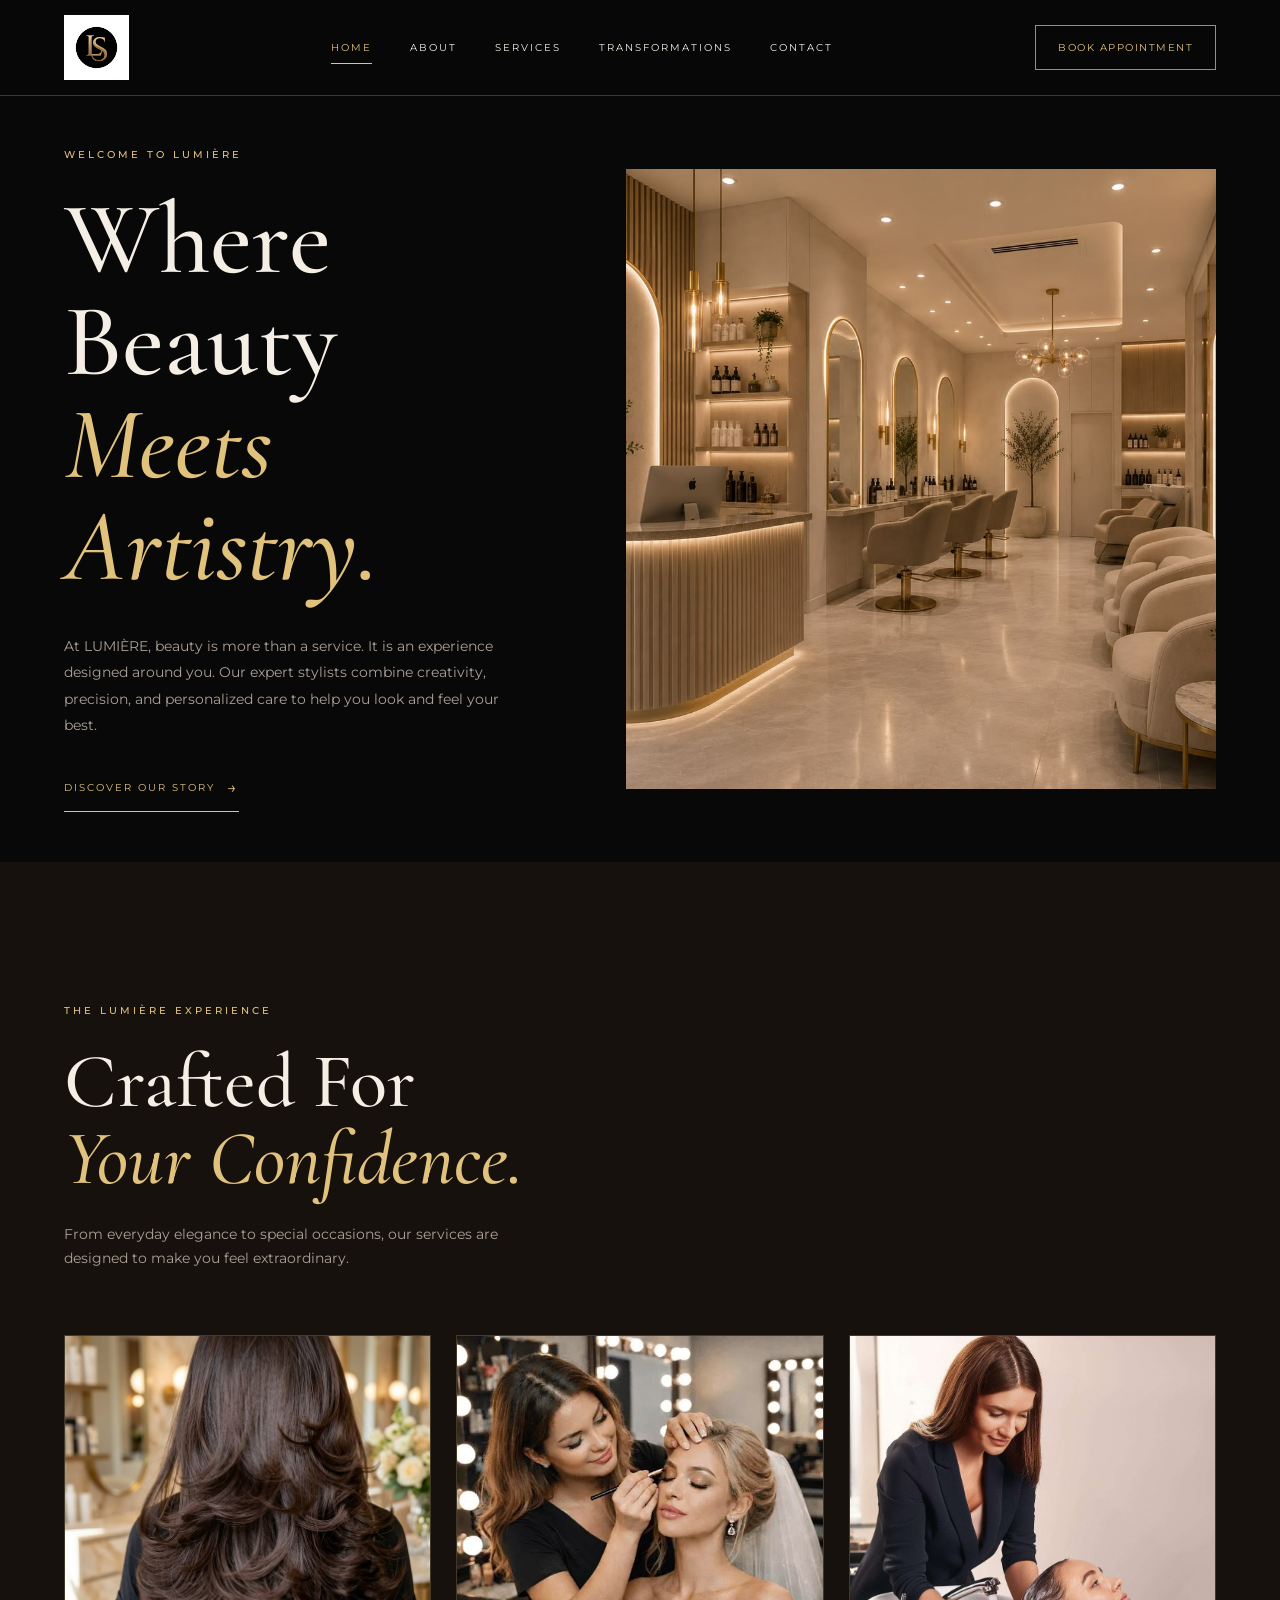
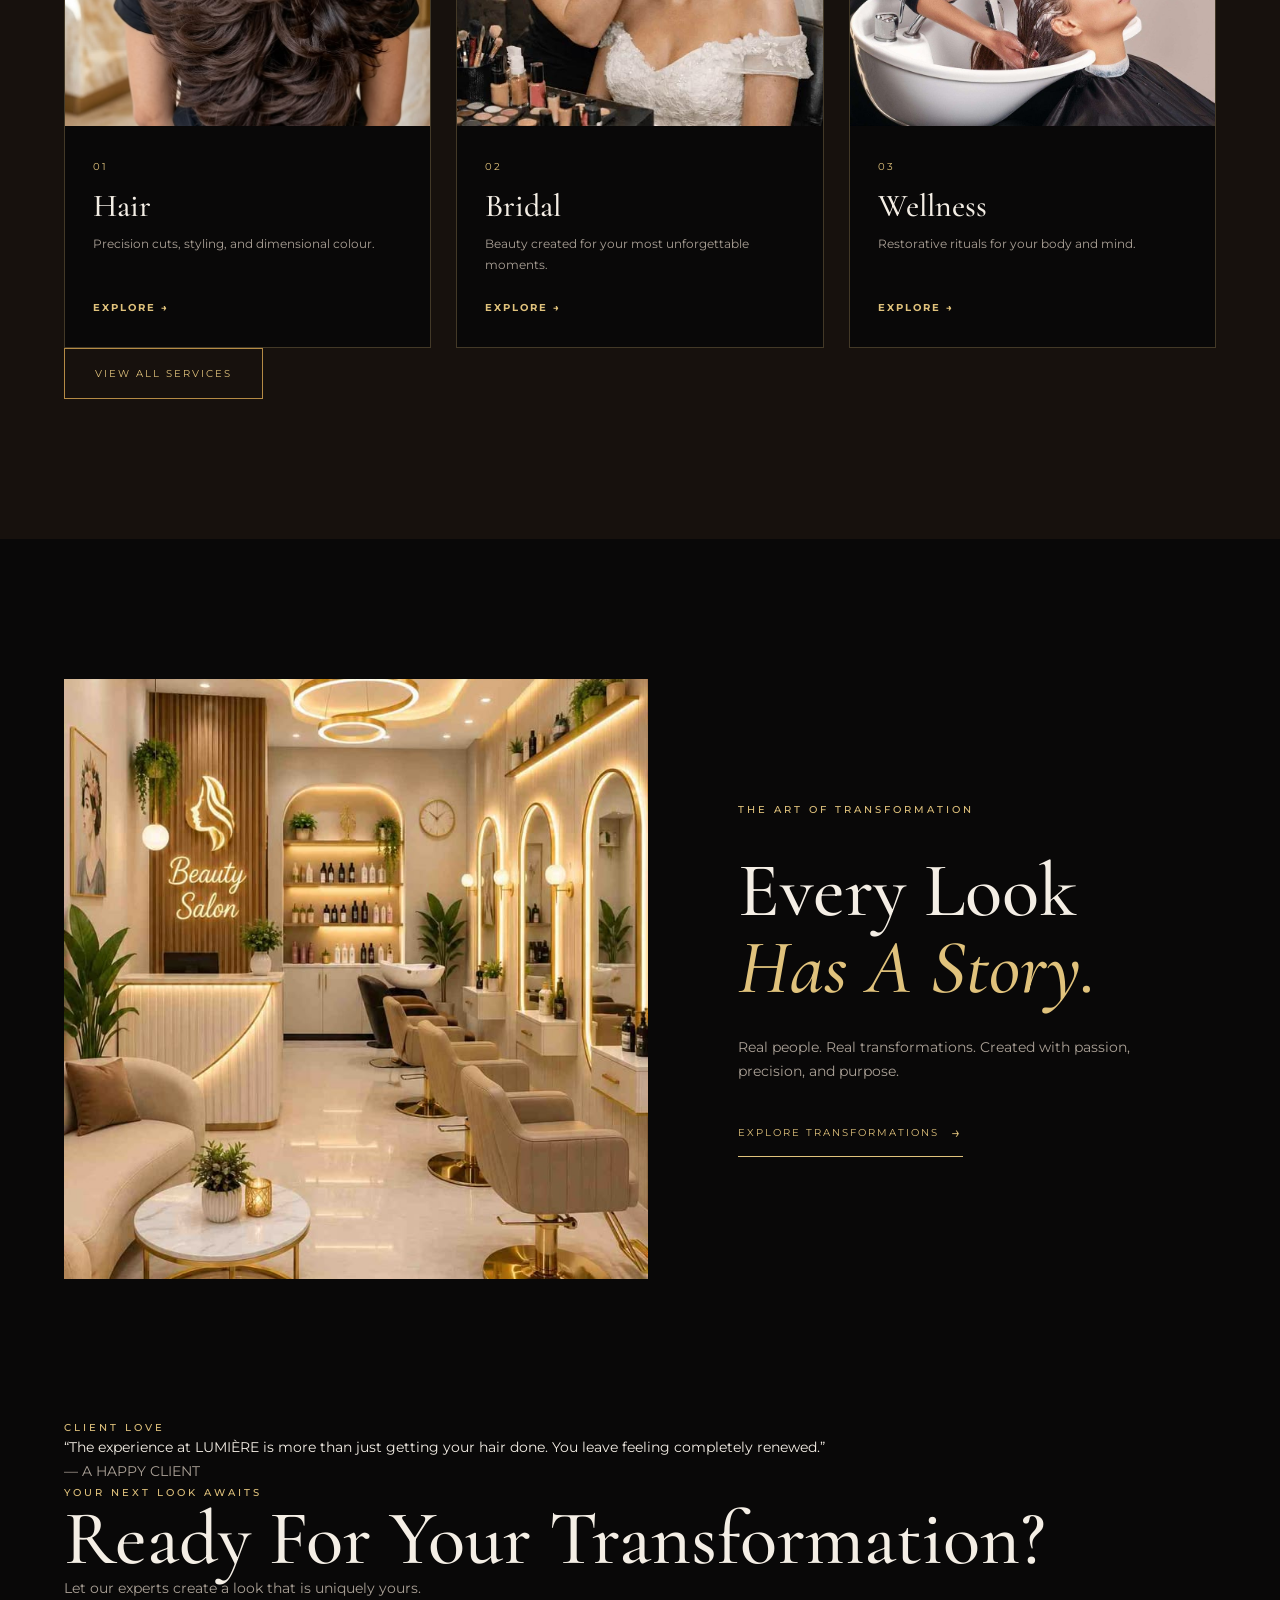
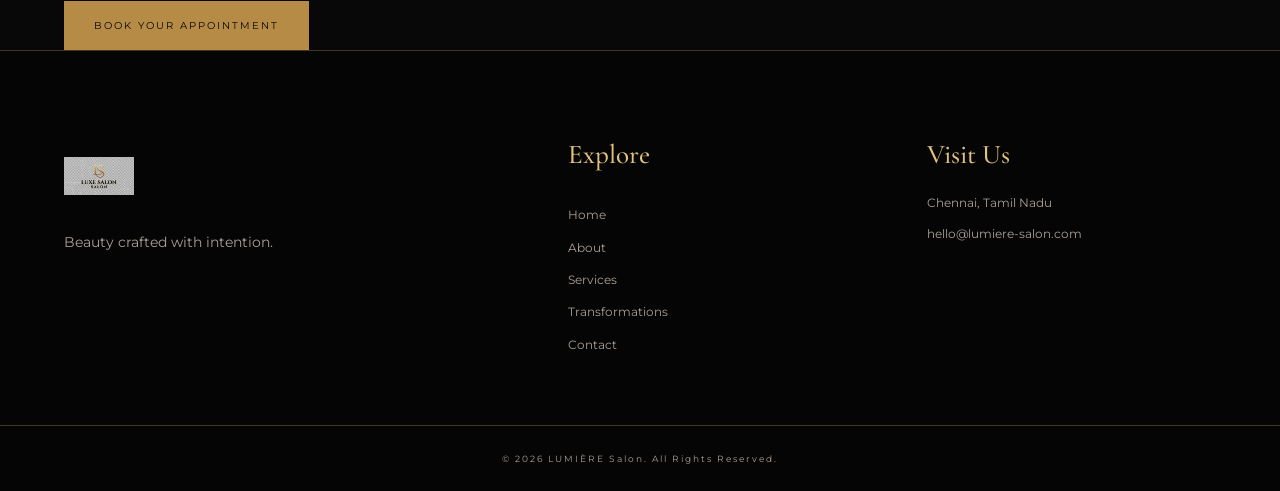
<file: index.html>
<!DOCTYPE html>
<html lang="en">

<head>

    <meta charset="UTF-8">

    <meta name="viewport" content="width=device-width, initial-scale=1.0">

    <title>LUMIÈRE | Luxury Salon</title>

    <link rel="icon" href="images/favicon.jpg">

    <link rel="stylesheet" href="style.css">

    <link rel="stylesheet" href="responsive.css">

</head>


<body>


    <!-- ================= HEADER ================= -->

    <header class="header">

        <div class="container navbar">


            <a href="index.html" class="logo">

                <img
                    src="images/favicon.jpg"
                    alt="LUMIÈRE Salon Logo"
                >

            </a>


            <nav class="nav-menu">

                <a
                    href="index.html"
                    class="active"
                >
                    Home
                </a>


                <a href="about.html">
                    About
                </a>


                <a href="services.html">
                    Services
                </a>


                <a href="transformations.html">
                    Transformations
                </a>


                <a href="contact.html">
                    Contact
                </a>

            </nav>


            <a
                href="contact.html"
                class="nav-button"
            >
                Book Appointment
            </a>


            <button
                class="menu-toggle"
                id="menuToggle"
            >
                ☰
            </button>


        </div>

    </header>



    <!-- ================= MAIN ================= -->

    <main>


        <!-- ================= HERO SECTION ================= -->

        <section class="home-hero">


            <div class="container home-hero-grid">


                <!-- LEFT CONTENT -->

                <div class="home-hero-content">


                    <p class="section-label">

                        WELCOME TO LUMIÈRE

                    </p>


                    <h1>

                        Where Beauty

                        <span>
                            Meets Artistry.
                        </span>

                    </h1>


                    <p class="home-hero-description">

                        At LUMIÈRE, beauty is more than a service.
                        It is an experience designed around you.

                        Our expert stylists combine creativity,
                        precision, and personalized care to help
                        you look and feel your best.

                    </p>


                    <a
                        href="about.html"
                        class="text-link"
                    >

                        Discover Our Story

                        <span>
                            →
                        </span>

                    </a>


                </div>



                <!-- RIGHT IMAGE -->

                <div class="home-hero-image">


                    <img
                        src="images/hero.jpg"
                        alt="Luxury LUMIÈRE Salon Interior"
                    >


                </div>


            </div>


        </section>



        <!-- ================= SERVICES SECTION ================= -->

        <section class="home-services">


            <div class="container">


                <!-- SECTION HEADING -->

                <div class="home-services-heading">


                    <p class="section-label">

                        THE LUMIÈRE EXPERIENCE

                    </p>


                    <h2>

                        Crafted For

                        <span>
                            Your Confidence.
                        </span>

                    </h2>


                    <p>

                        From everyday elegance to special occasions,
                        our services are designed to make you feel
                        extraordinary.

                    </p>


                </div>



                <!-- SERVICE CARDS -->

                <div class="service-cards">


                    <!-- HAIR -->

                    <a
                        href="services.html"
                        class="service-card"
                    >


                        <div class="service-card-image">


                            <img
                                src="images/service-haircut.jpg"
                                alt="Haircut and Hair Styling"
                            >


                        </div>


                        <div class="service-card-content">


                            <span>
                                01
                            </span>


                            <h3>
                                Hair
                            </h3>


                            <p>

                                Precision cuts,
                                styling, and
                                dimensional colour.

                            </p>


                            <strong>

                                Explore
                                →

                            </strong>


                        </div>


                    </a>



                    <!-- BRIDAL -->

                    <a
                        href="services.html"
                        class="service-card"
                    >


                        <div class="service-card-image">


                            <img
                                src="images/service-bridal.jpg"
                                alt="Bridal Beauty"
                            >


                        </div>


                        <div class="service-card-content">


                            <span>
                                02
                            </span>


                            <h3>
                                Bridal
                            </h3>


                            <p>

                                Beauty created
                                for your most
                                unforgettable moments.

                            </p>


                            <strong>

                                Explore
                                →

                            </strong>


                        </div>


                    </a>



                    <!-- WELLNESS -->

                    <a
                        href="services.html"
                        class="service-card"
                    >


                        <div class="service-card-image">


                            <img
                                src="images/service-spa.jpg"
                                alt="Spa and Wellness"
                            >


                        </div>


                        <div class="service-card-content">


                            <span>
                                03
                            </span>


                            <h3>
                                Wellness
                            </h3>


                            <p>

                                Restorative rituals
                                for your body
                                and mind.

                            </p>


                            <strong>

                                Explore
                                →

                            </strong>


                        </div>


                    </a>


                </div>



                <!-- VIEW ALL SERVICES -->

                <div class="center-button">


                    <a
                        href="services.html"
                        class="outline-button"
                    >

                        View All Services

                    </a>


                </div>


            </div>


        </section>



        <!-- ================= TRANSFORMATIONS SECTION ================= -->

        <section class="home-transformation">


            <div class="container transformation-preview-grid">


                <!-- IMAGE -->

                <div class="transformation-preview-image">


                    <img
                        src="images/gallery1.jpg"
                        alt="LUMIÈRE Beauty Transformation"
                    >


                </div>



                <!-- CONTENT -->

                <div class="transformation-preview-content">


                    <p class="section-label">

                        THE ART OF TRANSFORMATION

                    </p>


                    <h2>

                        Every Look

                        <span>
                            Has A Story.
                        </span>

                    </h2>


                    <p>

                        Real people.
                        Real transformations.

                        Created with passion,
                        precision, and purpose.

                    </p>


                    <a
                        href="transformations.html"
                        class="text-link"
                    >

                        Explore Transformations

                        <span>
                            →
                        </span>

                    </a>


                </div>


            </div>


        </section>



        <!-- ================= CLIENT TESTIMONIAL ================= -->

        <section class="testimonial-section">


            <div class="container testimonial-content">


                <p class="section-label">

                    CLIENT LOVE

                </p>


                <blockquote>

                    “The experience at LUMIÈRE is more than
                    just getting your hair done. You leave
                    feeling completely renewed.”

                </blockquote>


                <p class="testimonial-name">

                    — A HAPPY CLIENT

                </p>


            </div>


        </section>



        <!-- ================= CTA ================= -->

        <section class="cta-section">


            <div class="container cta-content">


                <p class="section-label">

                    YOUR NEXT LOOK AWAITS

                </p>


                <h2>

                    Ready For Your

                    <span>
                        Transformation?
                    </span>

                </h2>


                <p>

                    Let our experts create a look
                    that is uniquely yours.

                </p>


                <a
                    href="contact.html"
                    class="primary-button"
                >

                    Book Your Appointment

                </a>


            </div>


        </section>


    </main>



    <!-- ================= FOOTER ================= -->

    <footer class="footer">


        <div class="container footer-grid">


            <!-- BRAND -->

            <div class="footer-brand">


                <img
                    src="images/logo.jpg"
                    alt="LUMIÈRE Salon Logo"
                >


                <p>

                    Beauty crafted
                    with intention.

                </p>


            </div>



            <!-- LINKS -->

            <div class="footer-links">


                <h3>
                    Explore
                </h3>


                <a href="index.html">
                    Home
                </a>


                <a href="about.html">
                    About
                </a>


                <a href="services.html">
                    Services
                </a>


                <a href="transformations.html">
                    Transformations
                </a>


                <a href="contact.html">
                    Contact
                </a>


            </div>



            <!-- CONTACT -->

            <div class="footer-contact">


                <h3>
                    Visit Us
                </h3>


                <p>

                    Chennai,
                    Tamil Nadu

                </p>


                <p>

                    hello@lumiere-salon.com

                </p>


            </div>


        </div>



        <!-- COPYRIGHT -->

        <div class="footer-bottom">


            <p>

                © 2026 LUMIÈRE Salon.
                All Rights Reserved.

            </p>


        </div>


    </footer>



    <!-- ================= JAVASCRIPT ================= -->

    <!-- main.js is in the same folder as index.html -->

    <script src="main.js"></script>


</body>

</html>
</file>
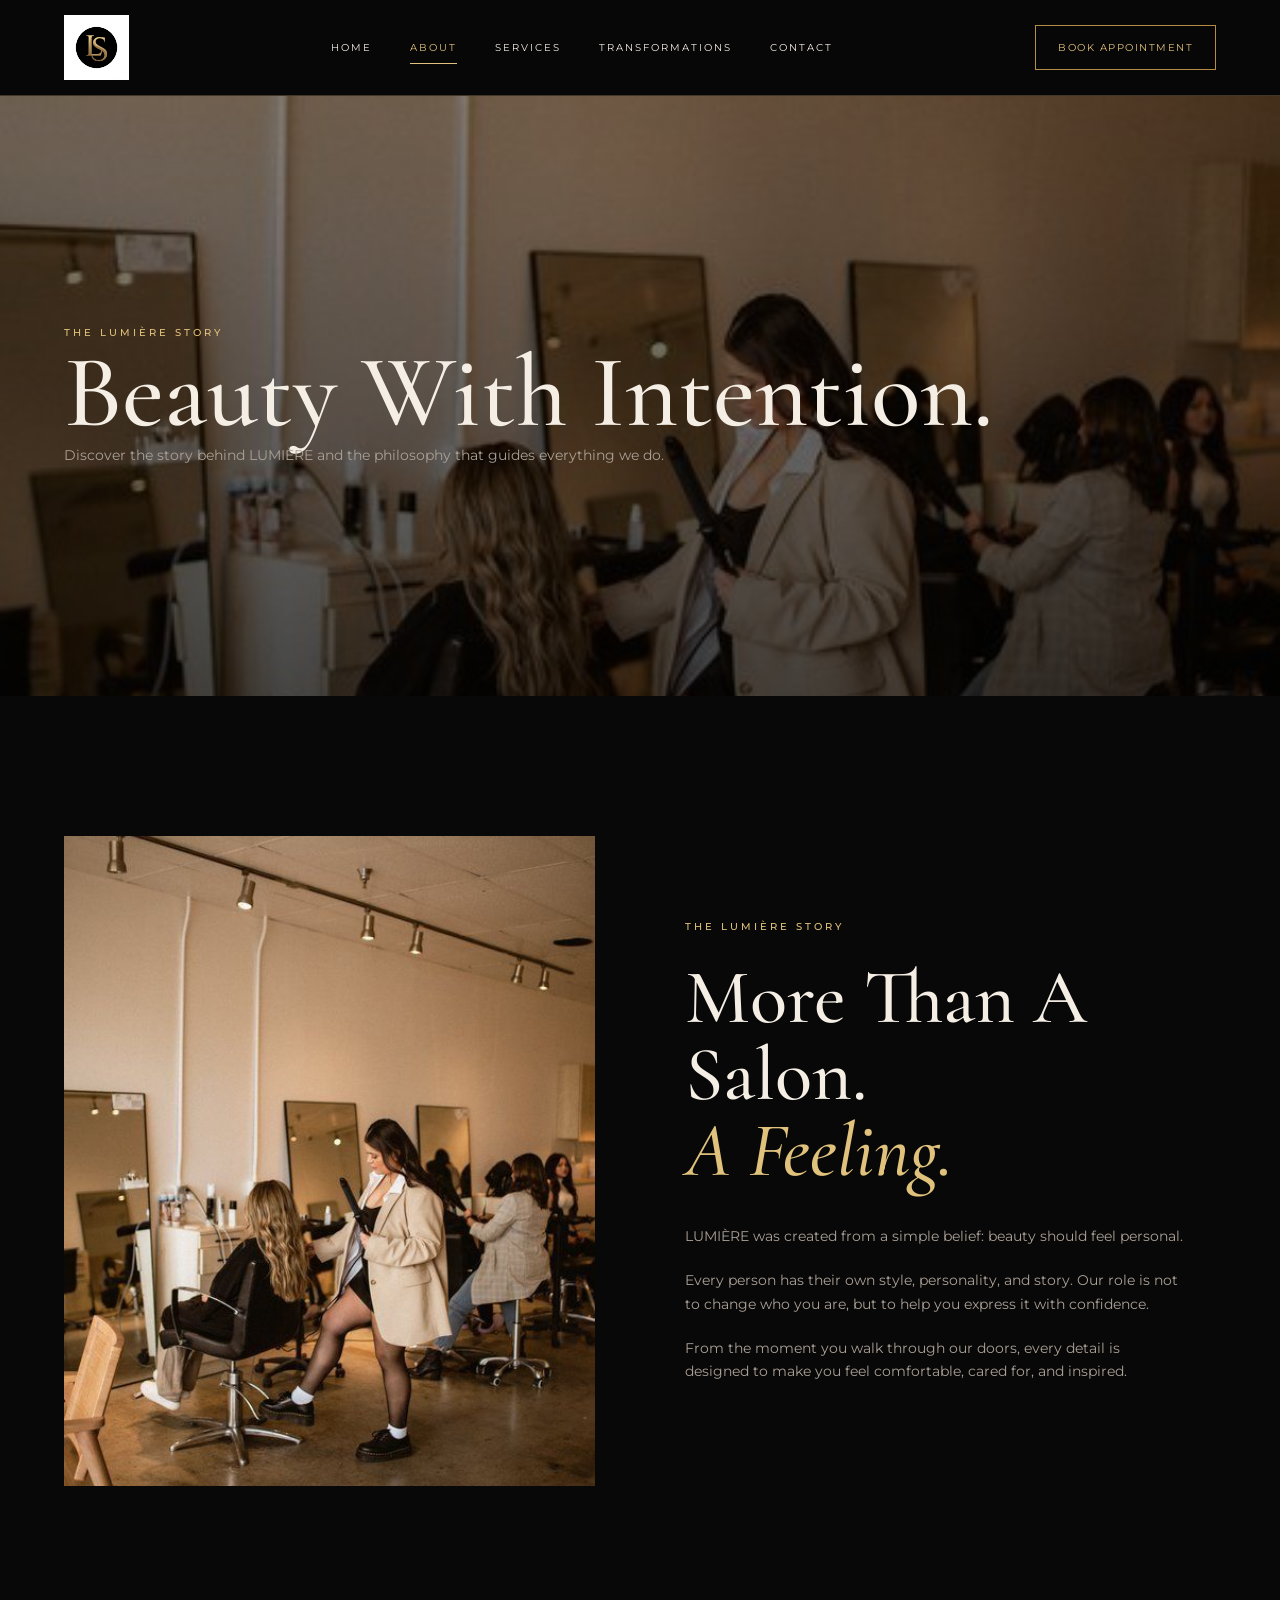
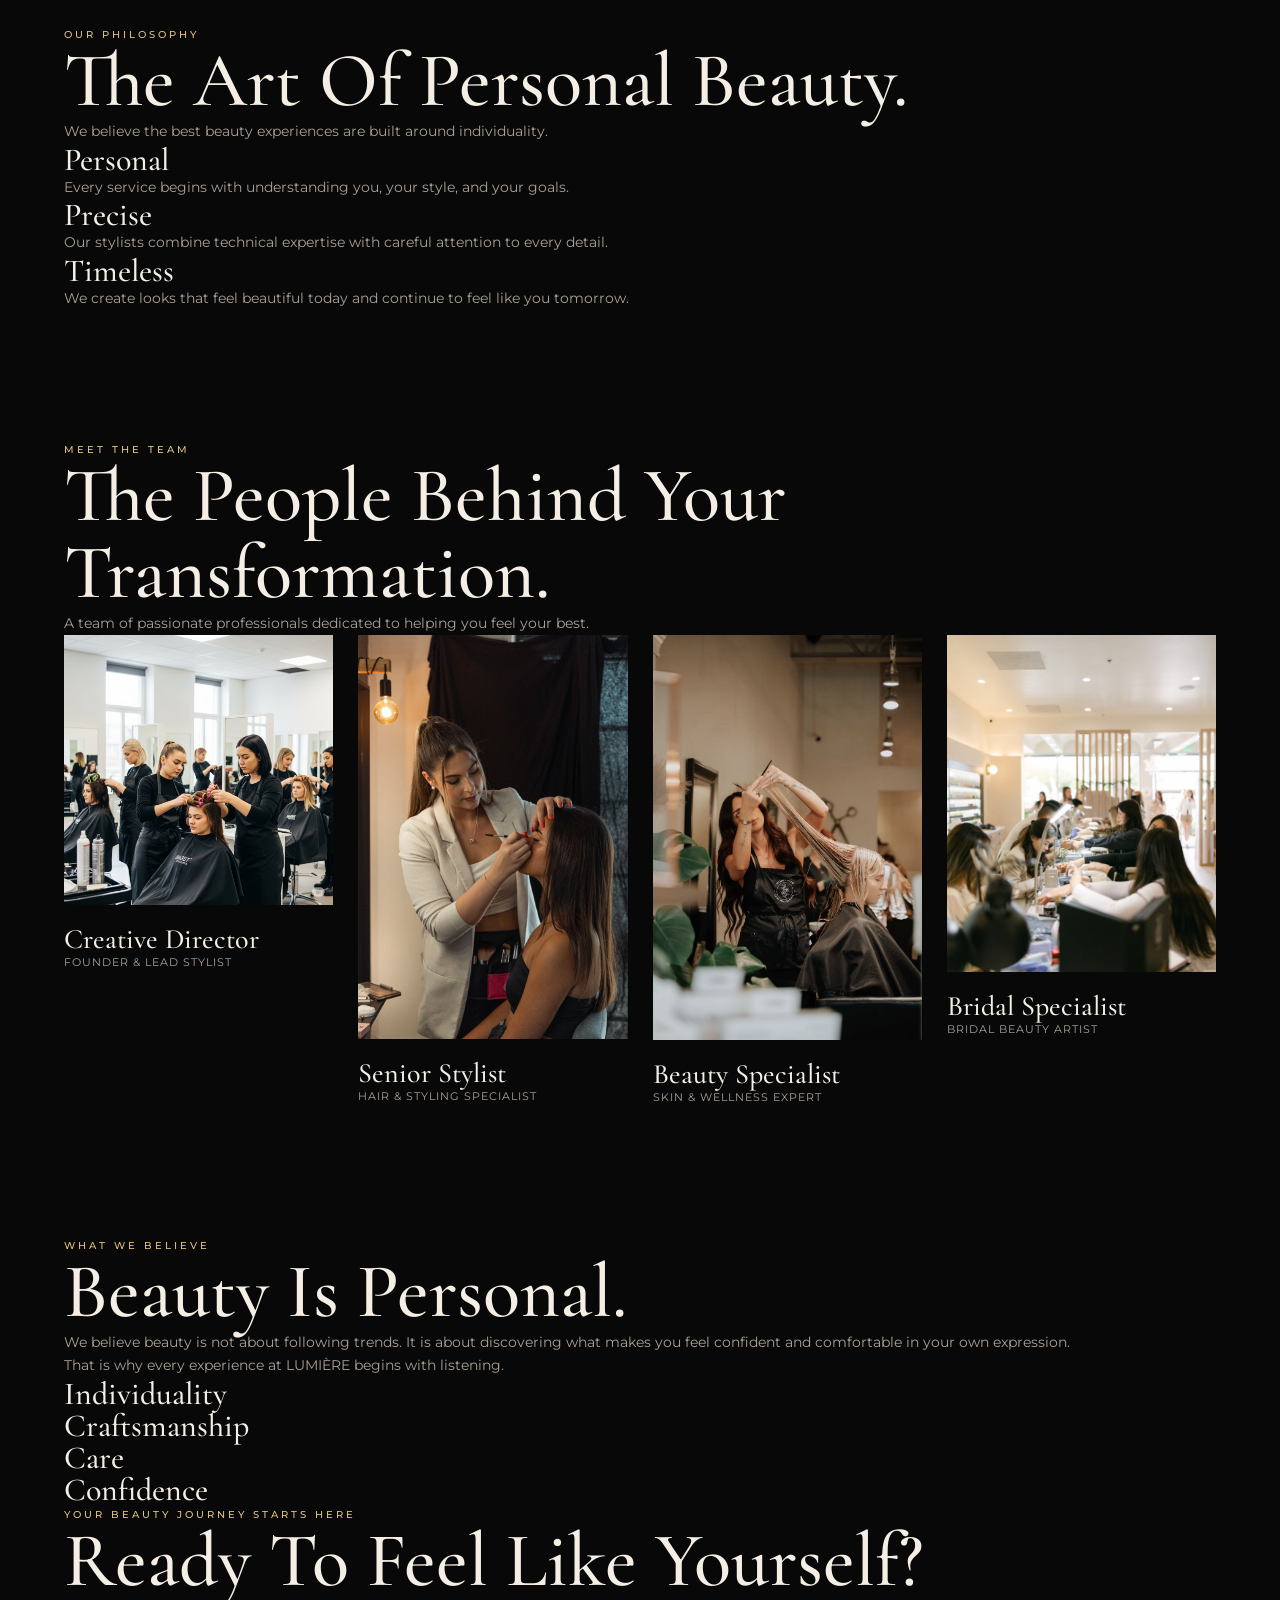
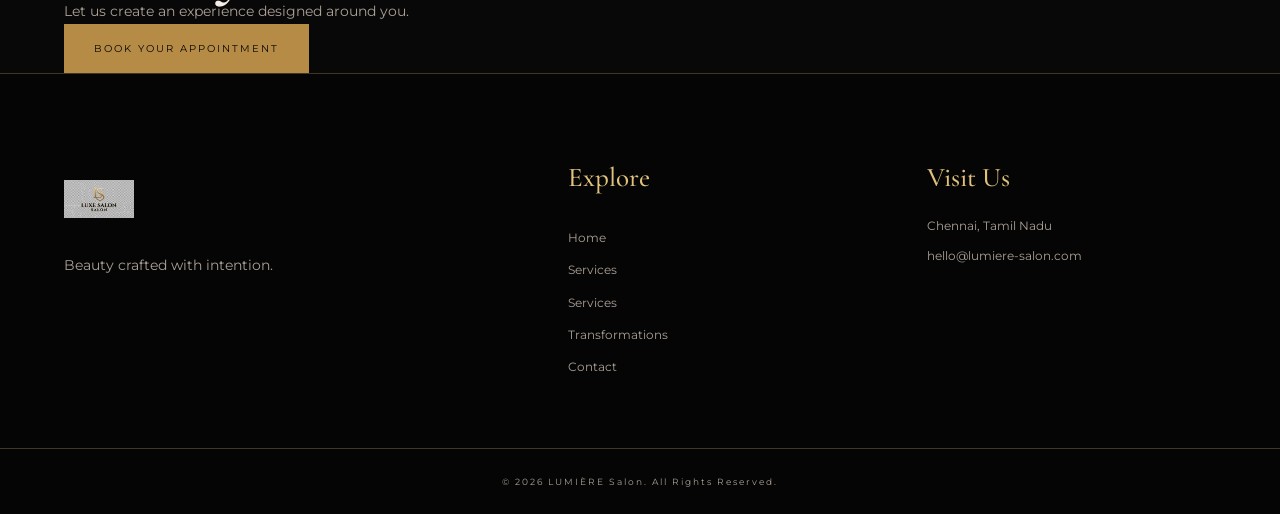
<file: about.html>
<!DOCTYPE html>
<html lang="en">

<head>

    <meta charset="UTF-8">

    <meta name="viewport" content="width=device-width, initial-scale=1.0">

    <title>About | LUMIÈRE Salon</title>

    <link rel="icon" href="images/favicon.jpg">

    <link rel="stylesheet" href="style.css">

    <link rel="stylesheet" href="responsive.css">

</head>


<body>


    <!-- ================= HEADER ================= -->

    <header class="header">

        <div class="container navbar">


            <a href="index.html" class="logo">

                <img
                    src="images/favicon.jpg"
                    alt="LUMIÈRE Salon Logo"
                >

            </a>


            <nav class="nav-menu">

                <a href="index.html">
                    Home
                </a>


                <a
                    href="about.html"
                    class="active"
                >
                    About
                </a>


                <a href="services.html">
                    Services
                </a>


                <a href="transformations.html">
                    Transformations
                </a>


                <a href="contact.html">
                    Contact
                </a>

            </nav>


            <a
                href="contact.html"
                class="nav-button"
            >
                Book Appointment
            </a>


            <button
                class="menu-toggle"
                id="menuToggle"
            >
                ☰
            </button>


        </div>

    </header>



    <!-- ================= MAIN ================= -->

    <main>


        <!-- ================= ABOUT HERO ================= -->

        <section class="about-hero">


            <div class="container about-hero-content">


                <p class="section-label">

                    THE LUMIÈRE STORY

                </p>


                <h1>

                    Beauty With

                    <span>
                        Intention.
                    </span>

                </h1>


                <p>

                    Discover the story behind LUMIÈRE
                    and the philosophy that guides
                    everything we do.

                </p>


            </div>


        </section>



        <!-- ================= OUR STORY ================= -->

        <section class="about-story">


            <div class="container about-story-grid">


                <div class="about-story-image">


                    <img
                        src="images/about.jpg"
                        alt="LUMIÈRE stylist providing a beauty service"
                    >


                </div>



                <div class="about-story-content">


                    <p class="section-label">

                        THE LUMIÈRE STORY

                    </p>


                    <h2>

                        More Than A Salon.

                        <span>
                            A Feeling.
                        </span>

                    </h2>


                    <p>

                        LUMIÈRE was created from a simple
                        belief: beauty should feel personal.

                    </p>


                    <p>

                        Every person has their own style,
                        personality, and story. Our role is
                        not to change who you are, but to help
                        you express it with confidence.

                    </p>


                    <p>

                        From the moment you walk through
                        our doors, every detail is designed
                        to make you feel comfortable,
                        cared for, and inspired.

                    </p>


                </div>


            </div>


        </section>



        <!-- ================= PHILOSOPHY ================= -->

        <section class="about-philosophy">


            <div class="container">


                <div class="about-philosophy-heading">


                    <p class="section-label">

                        OUR PHILOSOPHY

                    </p>


                    <h2>

                        The Art Of

                        <span>
                            Personal Beauty.
                        </span>

                    </h2>


                    <p>

                        We believe the best beauty
                        experiences are built around
                        individuality.

                    </p>


                </div>



                <div class="philosophy-content">


                    <div class="philosophy-item">


                        <h3>
                            Personal
                        </h3>


                        <p>

                            Every service begins with
                            understanding you, your style,
                            and your goals.

                        </p>


                    </div>



                    <div class="philosophy-item">


                        <h3>
                            Precise
                        </h3>


                        <p>

                            Our stylists combine technical
                            expertise with careful attention
                            to every detail.

                        </p>


                    </div>



                    <div class="philosophy-item">


                        <h3>
                            Timeless
                        </h3>


                        <p>

                            We create looks that feel
                            beautiful today and continue
                            to feel like you tomorrow.

                        </p>


                    </div>


                </div>


            </div>


        </section>



        <!-- ================= TEAM ================= -->

        <section class="team-section">


            <div class="container">


                <div class="section-heading">


                    <p class="section-label">

                        MEET THE TEAM

                    </p>


                    <h2>

                        The People Behind

                        <span>
                            Your Transformation.
                        </span>

                    </h2>


                    <p>

                        A team of passionate professionals
                        dedicated to helping you feel your best.

                    </p>


                </div>



                <div class="team-grid">


                    <div class="team-member">


                        <div class="team-image">


                            <img
                                src="images/team1.jpg"
                                alt="Creative Director"
                            >


                        </div>


                        <h3>
                            Creative Director
                        </h3>


                        <p>
                            Founder & Lead Stylist
                        </p>


                    </div>



                    <div class="team-member">


                        <div class="team-image">


                            <img
                                src="images/team2.jpg"
                                alt="Senior Stylist"
                            >


                        </div>


                        <h3>
                            Senior Stylist
                        </h3>


                        <p>
                            Hair & Styling Specialist
                        </p>


                    </div>



                    <div class="team-member">


                        <div class="team-image">


                            <img
                                src="images/team3.jpg"
                                alt="Beauty Specialist"
                            >


                        </div>


                        <h3>
                            Beauty Specialist
                        </h3>


                        <p>
                            Skin & Wellness Expert
                        </p>


                    </div>



                    <div class="team-member">


                        <div class="team-image">


                            <img
                                src="images/team4.jpg"
                                alt="Bridal Specialist"
                            >


                        </div>


                        <h3>
                            Bridal Specialist
                        </h3>


                        <p>
                            Bridal Beauty Artist
                        </p>


                    </div>


                </div>


            </div>


        </section>



        <!-- ================= BELIEFS ================= -->

        <section class="beliefs-section">


            <div class="container beliefs-grid">


                <div class="beliefs-content">


                    <p class="section-label">

                        WHAT WE BELIEVE

                    </p>


                    <h2>

                        Beauty Is

                        <span>
                            Personal.
                        </span>

                    </h2>


                    <p>

                        We believe beauty is not about
                        following trends. It is about
                        discovering what makes you feel
                        confident and comfortable in your
                        own expression.

                    </p>


                    <p>

                        That is why every experience at
                        LUMIÈRE begins with listening.

                    </p>


                </div>



                <div class="beliefs-list">


                    <div class="belief-item">

                        <h3>
                            Individuality
                        </h3>

                    </div>


                    <div class="belief-item">

                        <h3>
                            Craftsmanship
                        </h3>

                    </div>


                    <div class="belief-item">

                        <h3>
                            Care
                        </h3>

                    </div>


                    <div class="belief-item">

                        <h3>
                            Confidence
                        </h3>

                    </div>


                </div>


            </div>


        </section>



        <!-- ================= CTA ================= -->

        <section class="cta-section">


            <div class="container cta-content">


                <p class="section-label">

                    YOUR BEAUTY JOURNEY STARTS HERE

                </p>


                <h2>

                    Ready To Feel

                    <span>
                        Like Yourself?
                    </span>

                </h2>


                <p>

                    Let us create an experience
                    designed around you.

                </p>


                <a
                    href="contact.html"
                    class="primary-button"
                >

                    Book Your Appointment

                </a>


            </div>


        </section>


    </main>



    <!-- ================= FOOTER ================= -->

    <footer class="footer">


        <div class="container footer-grid">


            <div class="footer-brand">


                <img
                    src="images/logo.jpg"
                    alt="LUMIÈRE Salon Logo"
                >


                <p>

                    Beauty crafted
                    with intention.

                </p>


            </div>


            <div class="footer-links">


                <h3>
                    Explore
                </h3>


                <a href="index.html">
                    Home
                </a>


                <a href="about.html">
                    Services
                </a>


                <a href="services.html">
                    Services
                </a>


                <a href="transformations.html">
                    Transformations
                </a>


                <a href="contact.html">
                    Contact
                </a>


            </div>


            <div class="footer-contact">


                <h3>
                    Visit Us
                </h3>


                <p>
                    Chennai, Tamil Nadu
                </p>


                <p>
                    hello@lumiere-salon.com
                </p>


            </div>


        </div>


        <div class="footer-bottom">


            <p>

                © 2026 LUMIÈRE Salon.
                All Rights Reserved.

            </p>


        </div>


    </footer>



    <script src="main.js"></script>


</body>

</html>
</file>
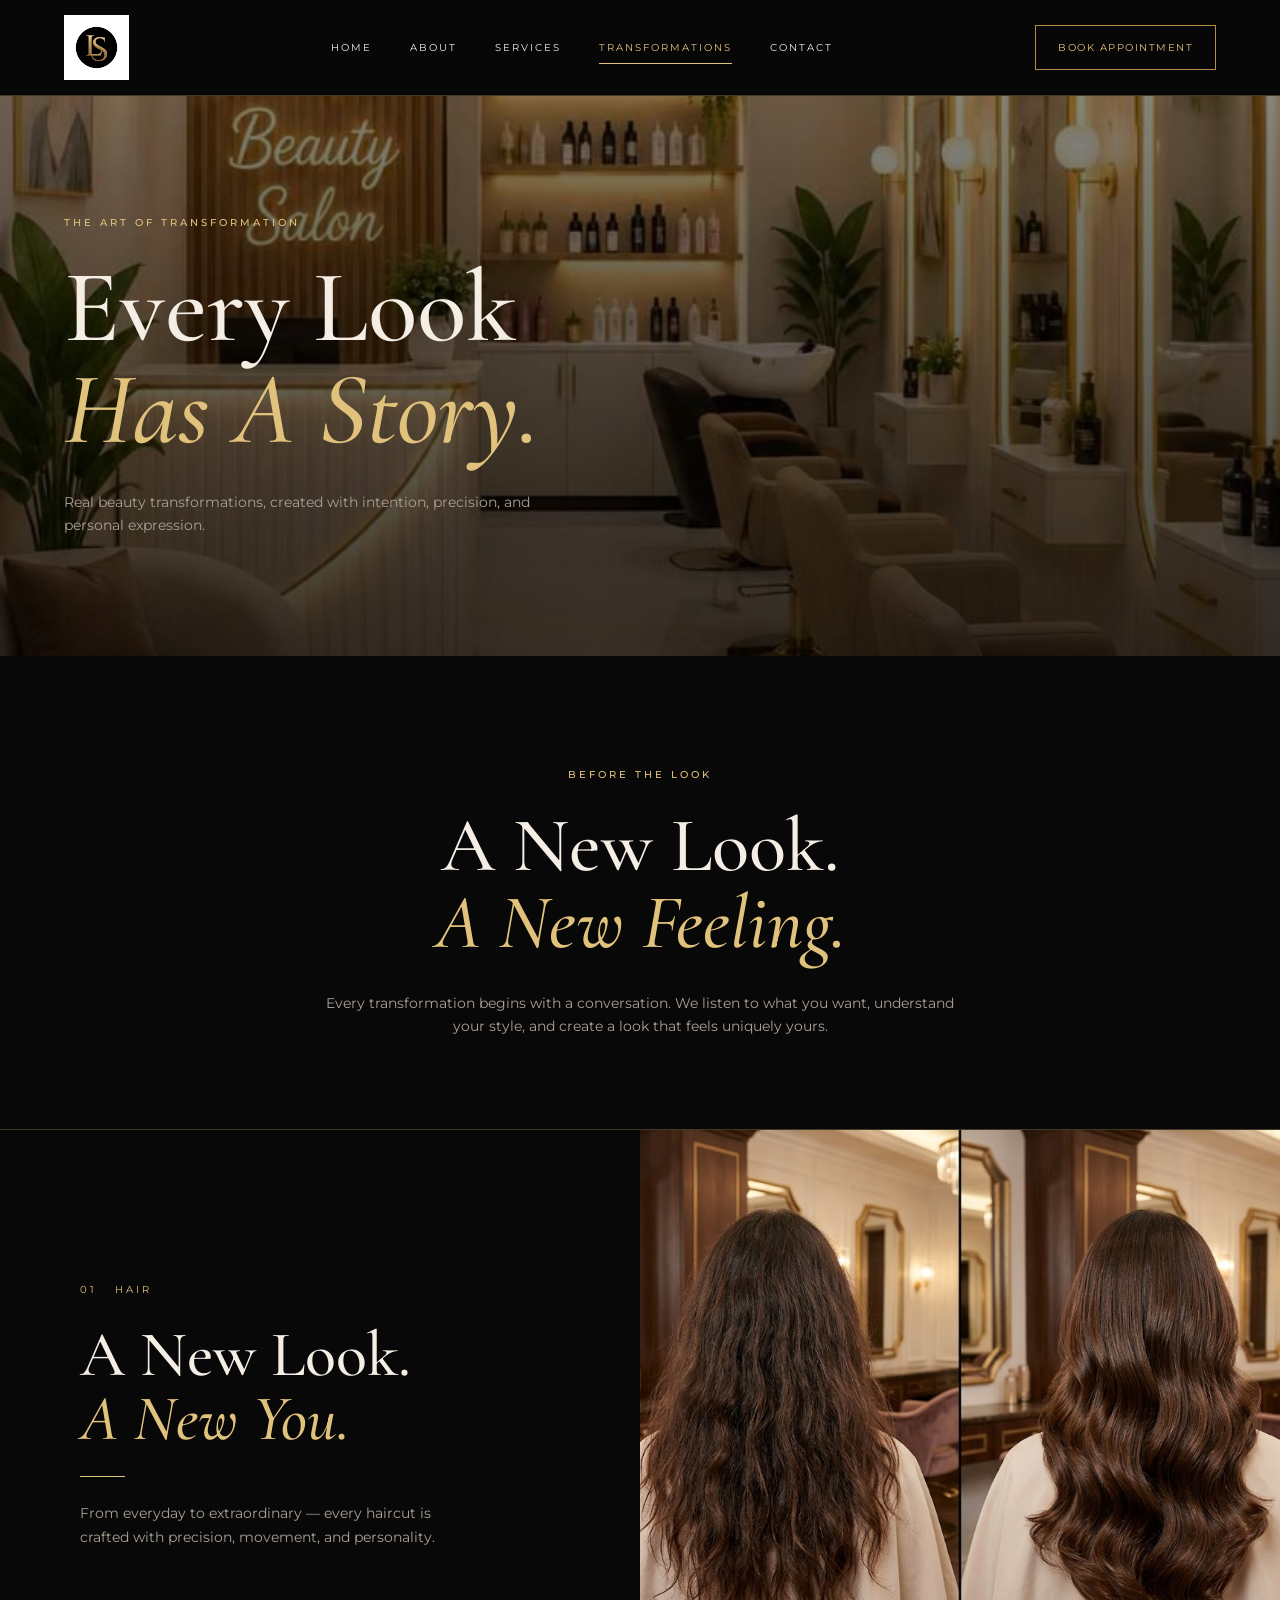
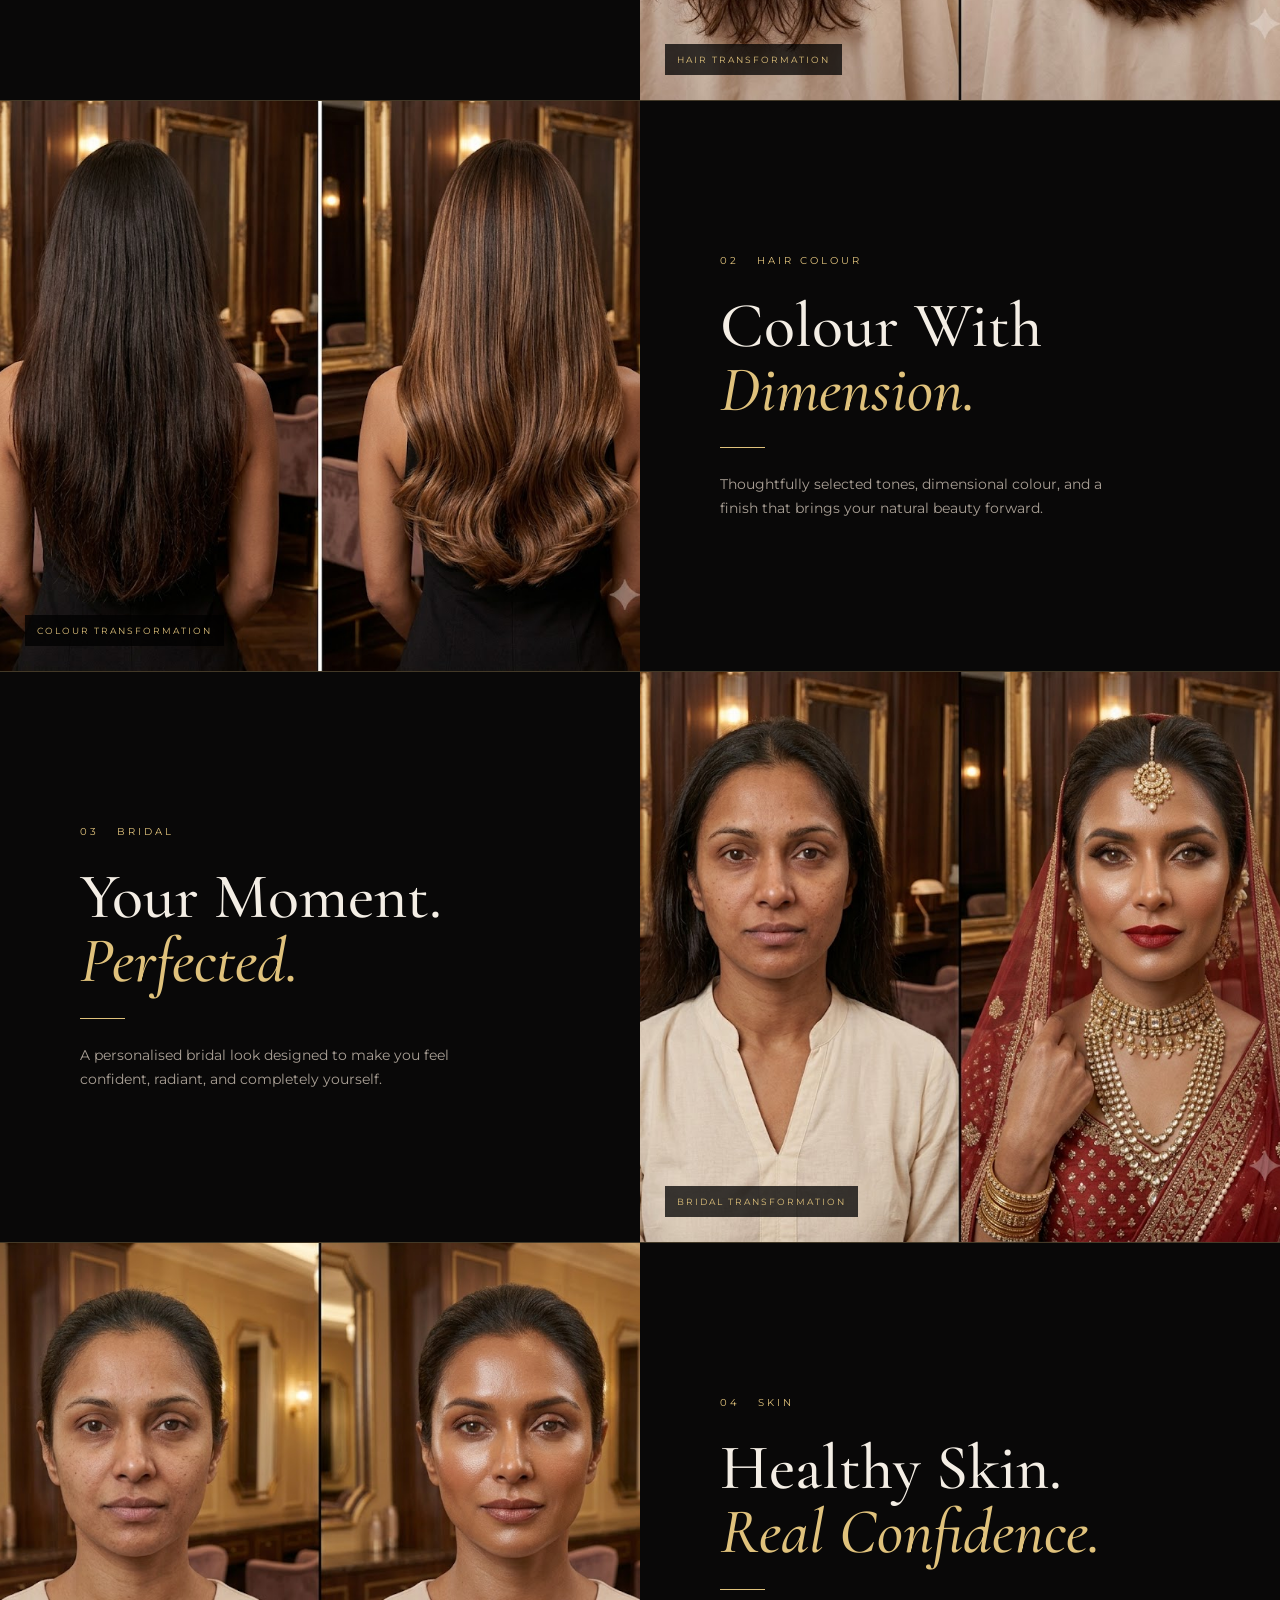
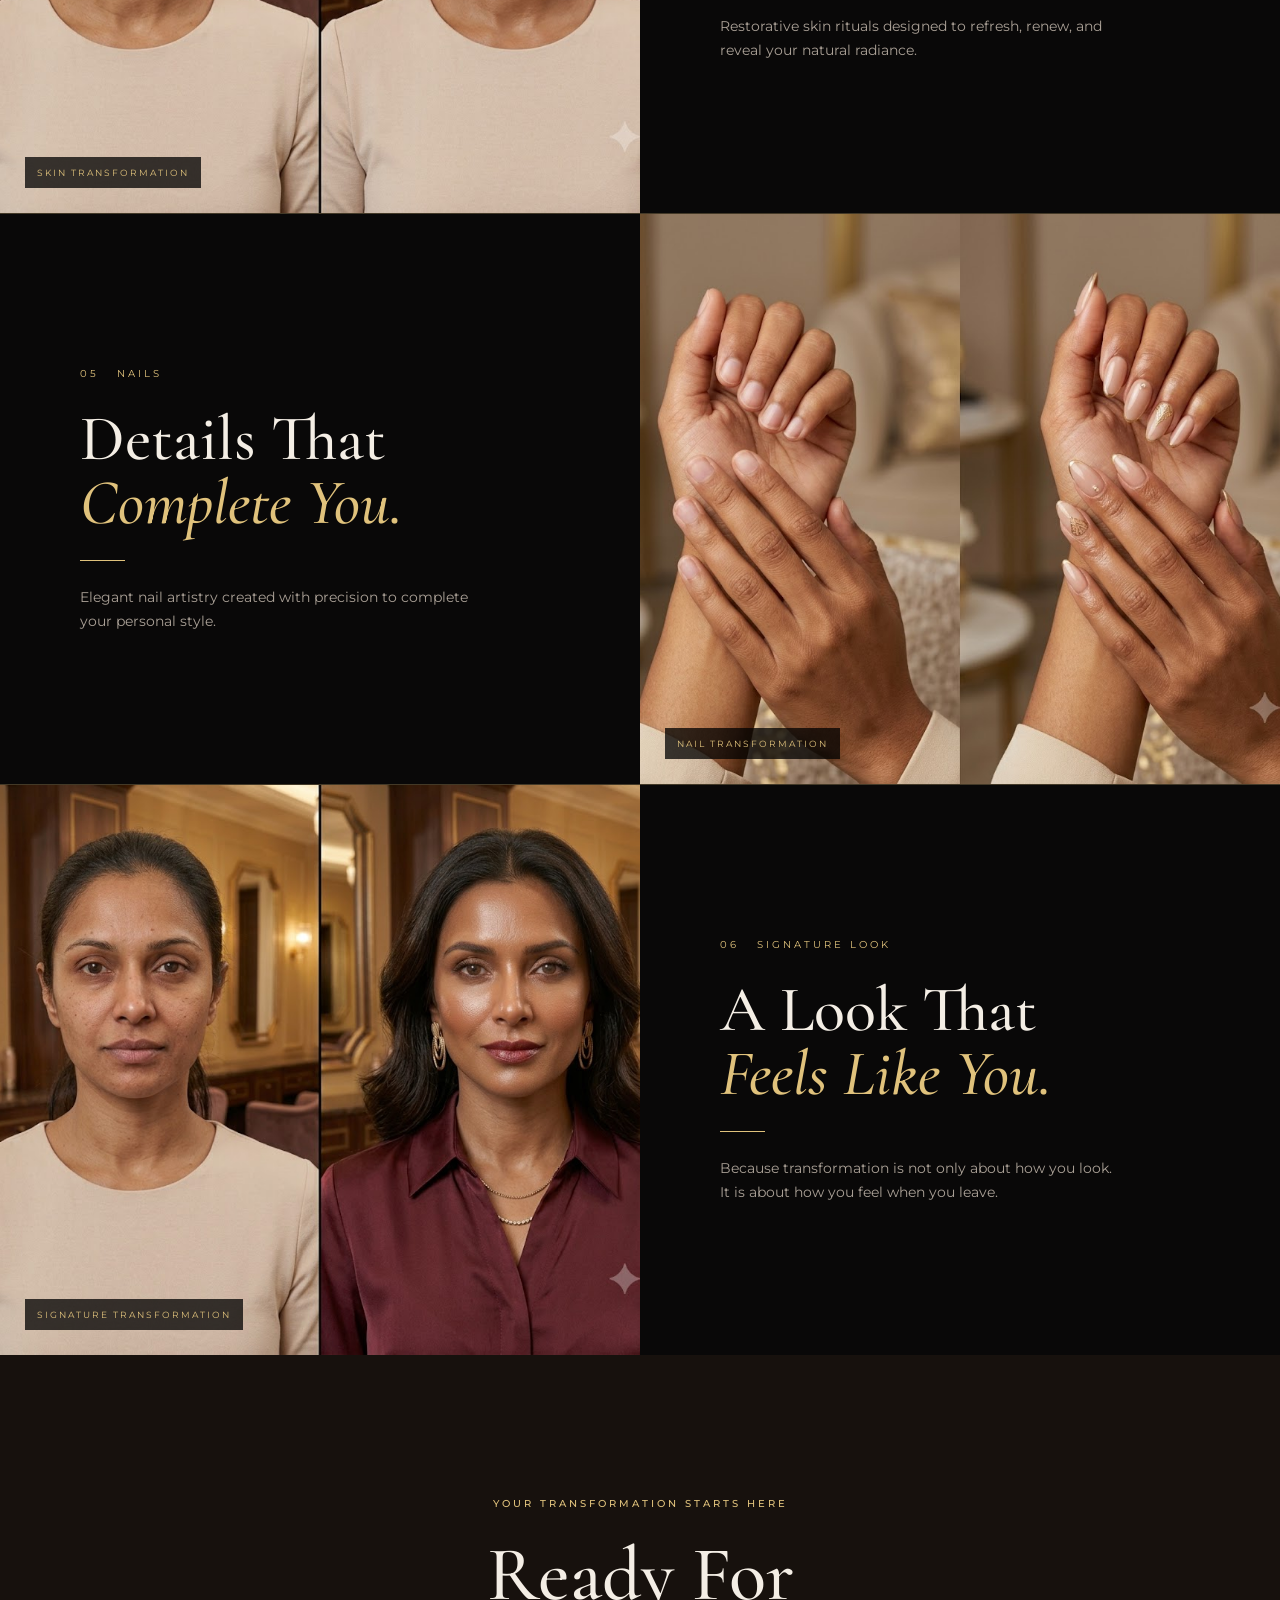
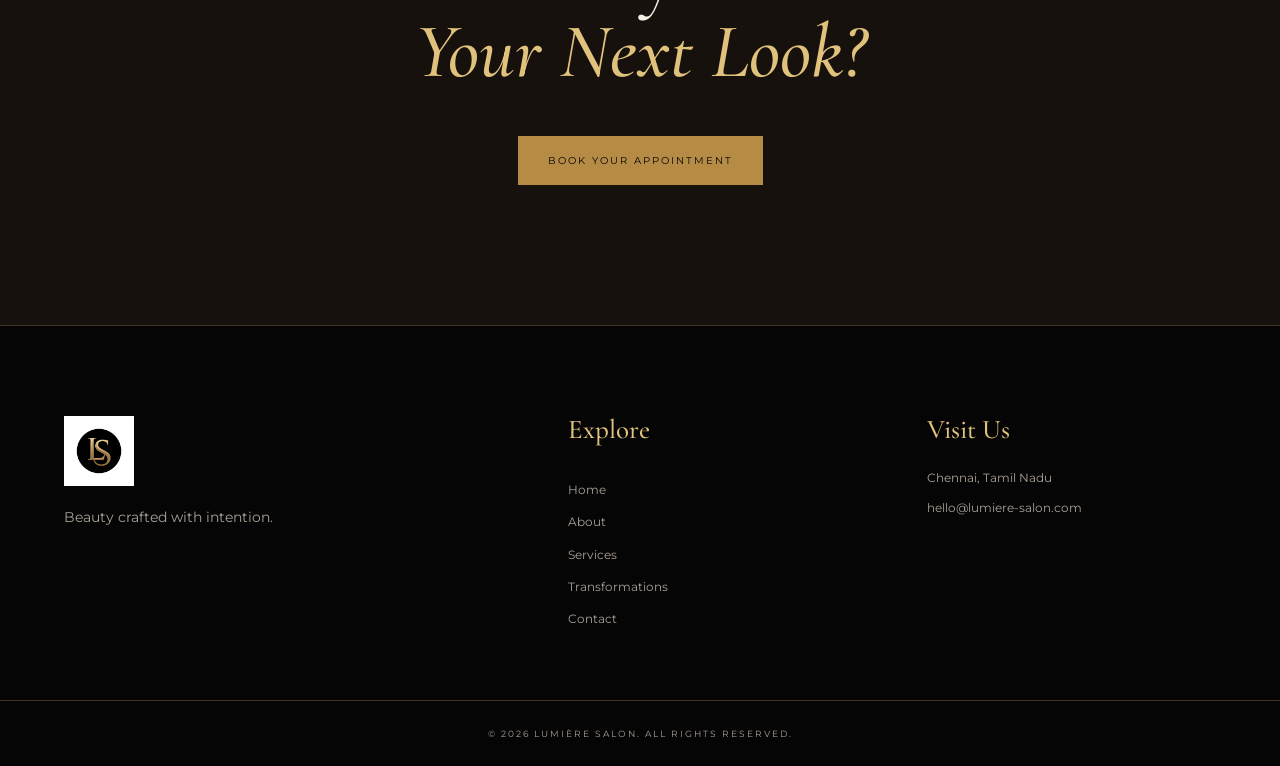
<file: transformations.html>
<!DOCTYPE html>
<html lang="en">

<head>

    <meta charset="UTF-8">

    <meta name="viewport" content="width=device-width, initial-scale=1.0">

    <title>Transformations | LUMIÈRE Salon</title>

    <link rel="icon" href="images/favicon.jpg">

    <link rel="stylesheet" href="style.css">

    <link rel="stylesheet" href="responsive.css">

</head>

<body>


    <!-- ================= HEADER ================= -->

    <header class="header">

        <div class="container navbar">

            <a href="index.html" class="logo">
                <img src="images/favicon.jpg" alt="LUMIÈRE Salon">
            </a>


            <nav class="nav-menu">

                <a href="index.html">Home</a>

                <a href="about.html">About</a>

                <a href="services.html">Services</a>

                <a href="transformations.html" class="active">
                    Transformations
                </a>

                <a href="contact.html">Contact</a>

            </nav>


            <a href="contact.html" class="nav-button">
                Book Appointment
            </a>


            <button class="menu-toggle" id="menuToggle">
                ☰
            </button>

        </div>

    </header>



    <!-- ================= HERO ================= -->

    <section class="transformations-hero">

        <div class="container">

            <p class="section-label">
                THE ART OF TRANSFORMATION
            </p>


            <h1>

                Every Look

                <span>
                    Has A Story.
                </span>

            </h1>


            <p class="transformations-hero-text">

                Real beauty transformations, created with
                intention, precision, and personal expression.

            </p>

        </div>

    </section>



    <!-- ================= INTRO ================= -->

    <section class="transformation-intro">

        <div class="container">

            <p class="section-label">
                BEFORE THE LOOK
            </p>


            <h2>

                A New Look.

                <span>
                    A New Feeling.
                </span>

            </h2>


            <p>

                Every transformation begins with a conversation.
                We listen to what you want, understand your style,
                and create a look that feels uniquely yours.

            </p>

        </div>

    </section>



    <!-- ================= TRANSFORMATION 01 ================= -->

    <section class="transformation-row">

        <div class="transformation-copy">

            <p class="transformation-number">
                01 &nbsp; HAIR
            </p>


            <h2>

                A New Look.

                <span>
                    A New You.
                </span>

            </h2>


            <div class="gold-line"></div>


            <p>

                From everyday to extraordinary —
                every haircut is crafted with precision,
                movement, and personality.

            </p>

        </div>


        <div class="transformation-image">

            <img
                src="images/transformation-hair.jpg"
                alt="Hair Transformation"
            >

            <span class="image-label">
                HAIR TRANSFORMATION
            </span>

        </div>

    </section>



    <!-- ================= TRANSFORMATION 02 ================= -->

    <section class="transformation-row reverse">

        <div class="transformation-copy">

            <p class="transformation-number">
                02 &nbsp; HAIR COLOUR
            </p>


            <h2>

                Colour With

                <span>
                    Dimension.
                </span>

            </h2>


            <div class="gold-line"></div>


            <p>

                Thoughtfully selected tones,
                dimensional colour, and a finish
                that brings your natural beauty forward.

            </p>

        </div>


        <div class="transformation-image">

            <img
                src="images/transformation-color.jpg"
                alt="Hair Colour Transformation"
            >

            <span class="image-label">
                COLOUR TRANSFORMATION
            </span>

        </div>

    </section>



    <!-- ================= TRANSFORMATION 03 ================= -->

    <section class="transformation-row">

        <div class="transformation-copy">

            <p class="transformation-number">
                03 &nbsp; BRIDAL
            </p>


            <h2>

                Your Moment.

                <span>
                    Perfected.
                </span>

            </h2>


            <div class="gold-line"></div>


            <p>

                A personalised bridal look designed
                to make you feel confident, radiant,
                and completely yourself.

            </p>

        </div>


        <div class="transformation-image">

            <img
                src="images/transformation-bridal.jpg"
                alt="Bridal Transformation"
            >

            <span class="image-label">
                BRIDAL TRANSFORMATION
            </span>

        </div>

    </section>



    <!-- ================= TRANSFORMATION 04 ================= -->

    <section class="transformation-row reverse">

        <div class="transformation-copy">

            <p class="transformation-number">
                04 &nbsp; SKIN
            </p>


            <h2>

                Healthy Skin.

                <span>
                    Real Confidence.
                </span>

            </h2>


            <div class="gold-line"></div>


            <p>

                Restorative skin rituals designed
                to refresh, renew, and reveal
                your natural radiance.

            </p>

        </div>


        <div class="transformation-image">

            <img
                src="images/transformation-skin.jpg"
                alt="Skin Transformation"
            >

            <span class="image-label">
                SKIN TRANSFORMATION
            </span>

        </div>

    </section>



    <!-- ================= TRANSFORMATION 05 ================= -->

    <section class="transformation-row">

        <div class="transformation-copy">

            <p class="transformation-number">
                05 &nbsp; NAILS
            </p>


            <h2>

                Details That

                <span>
                    Complete You.
                </span>

            </h2>


            <div class="gold-line"></div>


            <p>

                Elegant nail artistry created
                with precision to complete
                your personal style.

            </p>

        </div>


        <div class="transformation-image">

            <img
                src="images/transformation-nails.jpg"
                alt="Nail Transformation"
            >

            <span class="image-label">
                NAIL TRANSFORMATION
            </span>

        </div>

    </section>



    <!-- ================= TRANSFORMATION 06 ================= -->

    <section class="transformation-row reverse">

        <div class="transformation-copy">

            <p class="transformation-number">
                06 &nbsp; SIGNATURE LOOK
            </p>


            <h2>

                A Look That

                <span>
                    Feels Like You.
                </span>

            </h2>


            <div class="gold-line"></div>


            <p>

                Because transformation is not only
                about how you look. It is about how
                you feel when you leave.

            </p>

        </div>


        <div class="transformation-image">

            <img
                src="images/transformation-overall.jpg"
                alt="Signature Beauty Transformation"
            >

            <span class="image-label">
                SIGNATURE TRANSFORMATION
            </span>

        </div>

    </section>



    <!-- ================= CTA ================= -->

    <section class="transformation-cta">

        <div class="container">

            <p class="section-label">
                YOUR TRANSFORMATION STARTS HERE
            </p>


            <h2>

                Ready For

                <span>
                    Your Next Look?
                </span>

            </h2>


            <a
                href="contact.html"
                class="primary-button"
            >
                Book Your Appointment
            </a>

        </div>

    </section>



    <!-- ================= FOOTER ================= -->

    <footer class="footer">

        <div class="container footer-grid">


            <div class="footer-brand">

                <img
                    src="images/favicon.jpg"
                    alt="LUMIÈRE Salon"
                >

                <p>
                    Beauty crafted with intention.
                </p>

            </div>


            <div class="footer-links">

                <h3>
                    Explore
                </h3>

                <a href="index.html">
                    Home
                </a>

                <a href="about.html">
                    About
                </a>

                <a href="services.html">
                    Services
                </a>

                <a href="transformations.html">
                    Transformations
                </a>

                <a href="contact.html">
                    Contact
                </a>

            </div>


            <div class="footer-contact">

                <h3>
                    Visit Us
                </h3>

                <p>
                    Chennai, Tamil Nadu
                </p>

                <p>
                    hello@lumiere-salon.com
                </p>

            </div>


        </div>


        <div class="footer-bottom">

            <p>
                © 2026 LUMIÈRE SALON. ALL RIGHTS RESERVED.
            </p>

        </div>

    </footer>


    <script src="main.js"></script>

</body>

</html>
</file>
<file: style.css>
/* =====================================================
   LUMIÈRE SALON
   COMPLETE MAIN STYLESHEET
   ROYAL LUXURY DESIGN
===================================================== */


/* =====================================================
   GOOGLE FONTS
===================================================== */

@import url('https://fonts.googleapis.com/css2?family=Cormorant+Garamond:wght@400;500;600;700&family=Montserrat:wght@300;400;500;600&display=swap');


/* =====================================================
   ROOT VARIABLES
===================================================== */

:root {

    --black: #090808;

    --dark: #0f0d0c;

    --brown: #17110d;

    --brown-light: #211812;

    --gold: #b58b45;

    --gold-light: #e0c27c;

    --gold-soft: #c7a66a;

    --cream: #f4eee5;

    --muted: #aaa096;

    --border: rgba(201, 169, 110, 0.3);

    --container: 1200px;

}


/* =====================================================
   RESET
===================================================== */

* {

    margin: 0;

    padding: 0;

    box-sizing: border-box;

}


html {

    scroll-behavior: smooth;

}


body {

    background: var(--black);

    color: var(--cream);

    font-family: 'Montserrat', sans-serif;

    font-size: 14px;

    font-weight: 400;

    line-height: 1.7;

}


img {

    display: block;

    width: 100%;

}


a {

    color: inherit;

    text-decoration: none;

}


button,

input,

textarea,

select {

    font-family: inherit;

}


button {

    cursor: pointer;

}


/* =====================================================
   TYPOGRAPHY
===================================================== */

h1,

h2,

h3,

h4,

h5,

h6 {

    font-family: 'Cormorant Garamond', serif;

    font-weight: 500;

    line-height: 1;

}


h1 {

    font-size: clamp(60px, 8vw, 120px);

}


h2 {

    font-size: clamp(50px, 6vw, 85px);

}


h3 {

    font-size: 32px;

}


p {

    color: var(--muted);

}


.section-label {

    color: var(--gold-light);

    font-size: 10px;

    font-weight: 500;

    letter-spacing: 3px;

    text-transform: uppercase;

}


.gold-text {

    color: var(--gold-light);

    font-style: italic;

}


/* =====================================================
   CONTAINER
===================================================== */

.container {

    width: min(90%, var(--container));

    margin: auto;

}


/* =====================================================
   HEADER
===================================================== */

.header {

    width: 100%;

    position: relative;

    z-index: 1000;

    background: rgba(9, 8, 8, 0.96);

    border-bottom: 1px solid var(--border);

}


.navbar {

    min-height: 95px;

    display: flex;

    align-items: center;

    justify-content: space-between;

    gap: 30px;

}


/* LOGO */

.logo {

    width: 65px;

    height: 65px;

    flex-shrink: 0;

}


.logo img {

    width: 100%;

    height: 100%;

    object-fit: contain;

}


/* NAVIGATION */

.nav-menu {

    display: flex;

    align-items: center;

    gap: 38px;

}


.nav-menu a {

    position: relative;

    color: var(--cream);

    font-size: 10px;

    letter-spacing: 2px;

    text-transform: uppercase;

    transition: color 0.3s ease;

}


.nav-menu a::after {

    content: "";

    position: absolute;

    left: 0;

    bottom: -8px;

    width: 0;

    height: 1px;

    background: var(--gold-light);

    transition: width 0.3s ease;

}


.nav-menu a:hover,

.nav-menu a.active {

    color: var(--gold-light);

}


.nav-menu a:hover::after,

.nav-menu a.active::after {

    width: 100%;

}


/* HEADER BUTTON */

.nav-button {

    padding: 13px 22px;

    border: 1px solid var(--gold);

    color: var(--gold-light);

    font-size: 10px;

    letter-spacing: 1.5px;

    text-transform: uppercase;

    transition: all 0.3s ease;

}


.nav-button:hover {

    background: var(--gold);

    color: var(--black);

}


/* MOBILE MENU BUTTON */

.menu-toggle {

    display: none;

    border: none;

    background: transparent;

    color: var(--gold-light);

    font-size: 26px;

}


/* =====================================================
   BUTTONS
===================================================== */

.primary-button,

.outline-button {

    display: inline-block;

    width: fit-content;

    padding: 16px 30px;

    font-size: 10px;

    letter-spacing: 2px;

    text-transform: uppercase;

    transition: all 0.3s ease;

}


.primary-button {

    background: var(--gold);

    color: var(--black);

}


.primary-button:hover {

    background: var(--gold-light);

}


.outline-button {

    border: 1px solid var(--gold);

    color: var(--gold-light);

}


.outline-button:hover {

    background: var(--gold);

    color: var(--black);

}


/* =====================================================
   GENERAL SECTIONS
===================================================== */

section {

    position: relative;

}


.dark-section {

    background: var(--black);

}


.brown-section {

    background: var(--brown);

}


.luxury-section {

    background:

        linear-gradient(

            135deg,

            var(--black),

            var(--brown),

            var(--black)

        );

}


/* =====================================================
   HOME HERO
===================================================== */

.hero {

    min-height: calc(100vh - 95px);

    display: flex;

    align-items: center;

    background:

        linear-gradient(

            rgba(0, 0, 0, 0.42),

            rgba(0, 0, 0, 0.72)

        ),

        url("../images/hero.jpg");

    background-size: cover;

    background-position: center;

}


.hero-content {

    max-width: 800px;

}


.hero h1 {

    margin: 25px 0 35px;

}


.hero h1 span {

    display: block;

    color: var(--gold-light);

    font-style: italic;

}


.hero-description {

    max-width: 500px;

    margin-bottom: 40px;

    font-size: 15px;

}


.hero-buttons {

    display: flex;

    align-items: center;

    gap: 20px;

}
/* =====================================================
   HOME PAGE
===================================================== */


/* ================= HERO ================= */

.home-hero {

    min-height: 720px;

    display: flex;

    align-items: center;

    background: var(--black);

}


.home-hero-grid {

    display: grid;

    grid-template-columns: 0.9fr 1.1fr;

    gap: 80px;

    align-items: center;

}


.home-hero-content {

    padding: 50px 0;

}


.home-hero-content h1 {

    margin: 25px 0 35px;

}


.home-hero-content h1 span {

    display: block;

    color: var(--gold-light);

    font-style: italic;

}


.home-hero-description {

    max-width: 470px;

    margin-bottom: 35px;

    font-size: 14px;

    line-height: 1.9;

}


.home-hero-image {

    height: 620px;

    overflow: hidden;

}


.home-hero-image img {

    width: 100%;

    height: 100%;

    object-fit: cover;

}


/* ================= TEXT LINK ================= */

.text-link {

    display: inline-flex;

    align-items: center;

    gap: 12px;

    padding-bottom: 10px;

    border-bottom: 1px solid var(--gold-light);

    color: var(--gold-light);

    font-size: 10px;

    letter-spacing: 2px;

    text-transform: uppercase;

    transition: 0.3s ease;

}


.text-link span {

    font-size: 16px;

}


.text-link:hover {

    color: var(--cream);

    border-color: var(--cream);

}


/* ================= SERVICES ================= */

.home-services {

    padding: 140px 0;

    background: var(--brown);

}


.home-services-heading {

    max-width: 650px;

    margin-bottom: 65px;

}


.home-services-heading h2 {

    margin: 25px 0;

}


.home-services-heading h2 span {

    display: block;

    color: var(--gold-light);

    font-style: italic;

}


.home-services-heading > p:last-child {

    max-width: 500px;

}


/* ================= SERVICE CARDS ================= */

.services-hero {

    padding: 120px 0;

}


.services-hero-grid {

    display: grid;

    grid-template-columns: 1fr 1fr;

    gap: 80px;

    align-items: center;

}


.services-hero-content h1 {

    margin: 25px 0 30px;

}


.services-hero-content h1 span {

    display: block;

    color: var(--gold-light);

    font-style: italic;

}


.services-hero-content > p:last-child {

    max-width: 520px;

    line-height: 1.8;

}


/* RIGHT DECORATION */

.services-hero-decoration {

    min-height: 430px;

    display: flex;

    align-items: center;

    justify-content: center;

    position: relative;

}


.decorative-letter {

    font-family: Georgia, serif;

    font-size: 420px;

    line-height: 1;

    color: var(--gold-light);

    opacity: 0.12;

}


.services-hero-decoration p {

    position: absolute;

    bottom: 50px;

    letter-spacing: 5px;

    font-size: 11px;

    color: var(--gold-light);

}
.service-cards {

    display: grid;

    grid-template-columns: repeat(3, 1fr);

    gap: 25px;

}


.service-card {

    display: block;

    border: 1px solid var(--border);

    background: var(--black);

    overflow: hidden;

    transition: transform 0.4s ease;

}


.service-card:hover {

    transform: translateY(-10px);

}


.service-card-image {

    height: 390px;

    overflow: hidden;

}


.service-card-image img {

    width: 100%;

    height: 100%;

    object-fit: cover;

    transition: transform 0.7s ease;

}


.service-card:hover .service-card-image img {

    transform: scale(1.06);

}


.service-card-content {

    padding: 28px;

}


.service-card-content > span {

    color: var(--gold-light);

    font-size: 10px;

    letter-spacing: 2px;

}


.service-card-content h3 {

    margin: 12px 0;

    color: var(--cream);

}


.service-card-content p {

    min-height: 45px;

    font-size: 12px;

}


.service-card-content strong {

    display: inline-block;

    margin-top: 20px;

    color: var(--gold-light);

    font-size: 10px;

    letter-spacing: 2px;

    text-transform: uppercase;

}


/* ================= TRANSFORMATION PREVIEW ================= */

.home-transformation {

    padding: 140px 0;

    background: var(--black);

}


.transformation-preview-grid {

    display: grid;

    grid-template-columns: 1.1fr 0.9fr;

    gap: 90px;

    align-items: center;

}


.transformation-preview-image {

    height: 600px;

    overflow: hidden;

}


.transformation-preview-image img {

    width: 100%;

    height: 100%;

    object-fit: cover;

}


.transformation-preview-content h2 {

    margin: 25px 0 30px;

}


.transformation-preview-content h2 span {

    display: block;

    color: var(--gold-light);

    font-style: italic;

}


.transformation-preview-content p {

    max-width: 450px;

    margin-bottom: 35px;

}

/* =====================================================
   ABOUT PREVIEW
===================================================== */

.about-preview {

    padding: 140px 0;

    background: var(--brown);

}


.about-preview-grid {

    display: grid;

    grid-template-columns: 1fr 1fr;

    gap: 90px;

    align-items: center;

}


.about-preview-image {

    height: 650px;

    overflow: hidden;

}


.about-preview-image img {

    height: 100%;

    object-fit: cover;

}


.about-preview-content h2 {

    margin: 25px 0 30px;

}


.about-preview-content h2 span {

    display: block;

    color: var(--gold-light);

    font-style: italic;

}


.about-preview-content p {

    max-width: 480px;

    margin-bottom: 35px;

}


/* =====================================================
   SERVICES INTRO
===================================================== */

.services-intro {

    padding: 130px 0 80px;

    text-align: center;

}


.services-intro h2 {

    margin: 25px auto;

}


.services-intro h2 span {

    color: var(--gold-light);

    font-style: italic;

}


/* =====================================================
   SERVICES PAGE HERO
===================================================== */

.services-hero {

    min-height: 580px;

    display: flex;

    align-items: center;

    background:

        linear-gradient(

            135deg,

            var(--black),

            var(--brown),

            var(--black)

        );

}


.services-hero h1 {

    margin: 25px 0;

}


.services-hero h1 span {

    display: block;

    color: var(--gold-light);

    font-style: italic;

}


.services-hero-text {

    max-width: 500px;

    font-size: 15px;

}


/* =====================================================
   ZIGZAG SERVICES
===================================================== */

.service-zigzag {

    min-height: 680px;

    display: grid;

    grid-template-columns: 1fr 1fr;

    border-top: 1px solid var(--border);

    background: var(--black);

}


.service-image {

    min-height: 680px;

    overflow: hidden;

}


.service-image img {

    width: 100%;

    height: 100%;

    object-fit: cover;

    transition: transform 0.8s ease;

}


.service-zigzag:hover .service-image img {

    transform: scale(1.05);

}


.service-content {

    padding: 90px;

    display: flex;

    flex-direction: column;

    justify-content: center;

}


.service-number {

    margin-bottom: 30px;

    color: var(--gold-light);

    font-size: 10px;

    letter-spacing: 3px;

}


.service-content h2 {

    margin-bottom: 35px;

    font-size: clamp(55px, 6vw, 90px);

}


.service-content h2 span {

    display: block;

    color: var(--gold-light);

    font-style: italic;

}


.service-content > p:not(.service-number) {

    max-width: 420px;

    margin-bottom: 40px;

}


.service-content a {

    width: fit-content;

    padding-bottom: 10px;

    border-bottom: 1px solid var(--gold-light);

    color: var(--gold-light);

    font-size: 10px;

    letter-spacing: 2px;

    text-transform: uppercase;

}


.service-content a span {

    margin-left: 12px;

    font-size: 16px;

}


/* REVERSE ZIGZAG */

.service-zigzag.reverse .service-image {

    order: 2;

}


.service-zigzag.reverse .service-content {

    order: 1;

}


/* =====================================================
   SERVICES CTA
===================================================== */

.services-cta {

    padding: 150px 0;

    text-align: center;

    background: var(--brown);

}


.services-cta h2 {

    max-width: 700px;

    margin: 25px auto 45px;

}


.services-cta h2 span {

    display: block;

    color: var(--gold-light);

    font-style: italic;

}


/* =====================================================
   ABOUT PAGE
===================================================== */

.about-hero {

    min-height: 600px;

    display: flex;

    align-items: center;

    background:

        linear-gradient(

            rgba(0, 0, 0, 0.45),

            rgba(0, 0, 0, 0.7)

        ),

        url("../images/about.jpg");

    background-size: cover;

    background-position: center;

}


.about-story {

    padding: 140px 0;

}


.about-story-grid {

    display: grid;

    grid-template-columns: 1fr 1fr;

    gap: 90px;

    align-items: center;

}


.about-story-image {

    height: 650px;

}


.about-story-image img {

    height: 100%;

    object-fit: cover;

}


.about-story-content h2 {

    margin: 25px 0 35px;

}


.about-story-content h2 span {

    display: block;

    color: var(--gold-light);

    font-style: italic;

}


.about-story-content p {

    max-width: 500px;

    margin-bottom: 20px;

}


/* =====================================================
   PHILOSOPHY
===================================================== */

.philosophy {

    padding: 150px 0;

    text-align: center;

    background: var(--brown);

}


.philosophy h2 {

    max-width: 850px;

    margin: 25px auto 35px;

}


.philosophy h2 span {

    color: var(--gold-light);

    font-style: italic;

}


.philosophy p {

    max-width: 600px;

    margin: auto;

}


/* =====================================================
   TEAM
===================================================== */

.team-section {

    padding: 130px 0;

}


.team-heading {

    margin-bottom: 70px;

}


.team-grid {

    display: grid;

    grid-template-columns: repeat(4, 1fr);

    gap: 25px;

}


.team-member {

    overflow: hidden;

}


.team-member-image {

    height: 420px;

    overflow: hidden;

}


.team-member-image img {

    height: 100%;

    object-fit: cover;

    transition: transform 0.6s ease;

}


.team-member:hover img {

    transform: scale(1.05);

}


.team-member h3 {

    margin-top: 20px;

    font-size: 28px;

}


.team-member p {

    font-size: 11px;

    letter-spacing: 1px;

    text-transform: uppercase;

}


/* =====================================================
   TRANSFORMATIONS PAGE
===================================================== */
/* =====================================================
   TRANSFORMATIONS PAGE
===================================================== */


/* ================= HERO ================= */

.transformations-hero {

    min-height: 560px;

    display: flex;

    align-items: center;

    background:

        linear-gradient(
            rgba(0, 0, 0, 0.48),
            rgba(0, 0, 0, 0.75)
        ),

        url("images/gallery1.jpg");

    background-size: cover;

    background-position: center;

}


.transformations-hero h1 {

    max-width: 800px;

    margin: 25px 0 30px;

}


.transformations-hero h1 span {

    display: block;

    color: var(--gold-light);

    font-style: italic;

}


.transformations-hero-text {

    max-width: 500px;

}


/* ================= INTRO ================= */

.transformation-intro {

    padding: 110px 0 90px;

    text-align: center;

}


.transformation-intro h2 {

    margin: 25px auto 30px;

}


.transformation-intro h2 span {

    display: block;

    color: var(--gold-light);

    font-style: italic;

}


.transformation-intro > .container > p:last-child {

    max-width: 650px;

    margin: auto;

}


/* ================= ZIGZAG ROW ================= */

.transformation-row {

    min-height: 570px;

    display: grid;

    grid-template-columns: 1fr 1fr;

    border-top: 1px solid var(--border);

    background: var(--black);

}


.transformation-row.reverse .transformation-copy {

    order: 2;

}


.transformation-row.reverse .transformation-image {

    order: 1;

}


/* ================= TEXT ================= */

.transformation-copy {

    padding: 80px;

    display: flex;

    flex-direction: column;

    justify-content: center;

}


.transformation-number {

    margin-bottom: 25px;

    color: var(--gold-light);

    font-size: 10px;

    letter-spacing: 3px;

}


.transformation-copy h2 {

    max-width: 500px;

    margin-bottom: 25px;

    font-size: clamp(52px, 5vw, 78px);

}


.transformation-copy h2 span {

    display: block;

    color: var(--gold-light);

    font-style: italic;

}


.transformation-copy > p:last-child {

    max-width: 400px;

}


.gold-line {

    width: 45px;

    height: 1px;

    margin-bottom: 25px;

    background: var(--gold-light);

}


/* ================= IMAGE ================= */

.transformation-image {

    position: relative;

    min-height: 570px;

    overflow: hidden;

}


.transformation-image img {

    width: 100%;

    height: 100%;

    object-fit: cover;

    transition: transform 0.8s ease;

}


.transformation-row:hover .transformation-image img {

    transform: scale(1.04);

}


/* IMAGE LABEL */

.image-label {

    position: absolute;

    left: 25px;

    bottom: 25px;

    padding: 8px 12px;

    background: rgba(0, 0, 0, 0.75);

    color: var(--gold-light);

    font-size: 9px;

    letter-spacing: 2px;

}


/* ================= CTA ================= */

.transformation-cta {

    padding: 140px 0;

    text-align: center;

    background: var(--brown);

}


.transformation-cta h2 {

    margin: 25px auto 45px;

}


.transformation-cta h2 span {

    display: block;

    color: var(--gold-light);

    font-style: italic;

}


/* =====================================================
   CONTACT PAGE
===================================================== */

.contact-hero {

    min-height: 520px;

    display: flex;

    align-items: center;

    background:

        linear-gradient(

            rgba(0, 0, 0, 0.45),

            rgba(0, 0, 0, 0.72)

        ),

        url("../images/about.jpg");

    background-size: cover;

    background-position: center;

}


.contact-section {

    padding: 130px 0;

}


.contact-grid {

    display: grid;

    grid-template-columns: 0.8fr 1.2fr;

    gap: 100px;

}


.contact-info h2 {

    margin: 25px 0 35px;

}


.contact-info h2 span {

    display: block;

    color: var(--gold-light);

    font-style: italic;

}


.contact-detail {

    margin-bottom: 30px;

}


.contact-detail h3 {

    margin-bottom: 8px;

    color: var(--gold-light);

    font-size: 24px;

}


.contact-detail p {

    font-size: 13px;

}


/* CONTACT FORM */

.contact-form {

    padding: 50px;

    border: 1px solid var(--border);

    background: var(--brown);

}


.form-group {

    margin-bottom: 25px;

}


.form-group label {

    display: block;

    margin-bottom: 8px;

    color: var(--gold-light);

    font-size: 10px;

    letter-spacing: 1.5px;

    text-transform: uppercase;

}


.form-group input,

.form-group select,

.form-group textarea {

    width: 100%;

    padding: 15px;

    border: 1px solid var(--border);

    outline: none;

    background: var(--black);

    color: var(--cream);

    font-size: 13px;

}


.form-group textarea {

    min-height: 140px;

    resize: vertical;

}


.form-group input:focus,

.form-group select:focus,

.form-group textarea:focus {

    border-color: var(--gold-light);

}


/* =====================================================
   FOOTER
===================================================== */

.footer {

    padding-top: 90px;

    background: #060505;

    border-top: 1px solid var(--border);

}


.footer-grid {

    display: grid;

    grid-template-columns: 1.5fr 1fr 1fr;

    gap: 70px;

    padding-bottom: 70px;

}


.footer-brand img {

    width: 70px;

    height: 70px;

    object-fit: contain;

    margin-bottom: 20px;

}


.footer h3 {

    margin-bottom: 25px;

    color: var(--gold-light);

    font-size: 27px;

}


.footer-links {

    display: flex;

    flex-direction: column;

    gap: 12px;

}


.footer-links a {

    color: var(--muted);

    font-size: 12px;

    transition: color 0.3s ease;

}


.footer-links a:hover {

    color: var(--gold-light);

}


.footer-contact p {

    margin-bottom: 10px;

    font-size: 12px;

}


.footer-bottom {

    padding: 25px 0;

    border-top: 1px solid var(--border);

    text-align: center;

}


.footer-bottom p {

    font-size: 9px;

    letter-spacing: 2px;

}


/* =====================================================
   ANIMATIONS
===================================================== */

@keyframes fadeUp {

    from {

        opacity: 0;

        transform: translateY(30px);

    }

    to {

        opacity: 1;

        transform: translateY(0);

    }

}


.fade-up {

    animation: fadeUp 1s ease forwards;

}


/* =====================================================
   SELECTION
===================================================== */

::selection {

    background: var(--gold);

    color: var(--black);

}
</file>
<file: responsive.css>
/* =====================================================
   RESPONSIVE DESIGN
===================================================== */


/* ================= TABLET ================= */

@media (max-width: 1000px) {

    .nav-menu {
        gap: 20px;
    }

    .nav-menu a {
        font-size: 11px;
    }

    .services-grid {
        grid-template-columns: repeat(2, 1fr);
    }

    .team-grid {
        grid-template-columns: repeat(2, 1fr);
    }

    .transformation-gallery {
        grid-template-columns: repeat(2, 1fr);
    }

}


/* ================= MOBILE ================= */

@media (max-width: 768px) {

    section {
        padding: 75px 0;
    }

    .navbar {
        min-height: 75px;
    }

    .nav-button {
        display: none;
    }

    .menu-toggle {
        display: block;
    }

    .nav-menu {
        display: none;

        position: absolute;

        top: 75px;
        left: 0;

        width: 100%;

        background: var(--cream);

        border-top: 1px solid var(--border);

        padding: 25px;

        flex-direction: column;

        align-items: flex-start;

        gap: 18px;
    }

    .nav-menu.open {
        display: flex;
    }

    .hero {
        min-height: 650px;
    }

    .hero h1 {
        font-size: 52px;
    }

    .hero-buttons {
        flex-direction: column;
        align-items: flex-start;
    }

    .intro-grid,
    .about-story-grid,
    .services-intro,
    .transformations-intro,
    .experience-grid,
    .values-grid,
    .contact-grid {
        grid-template-columns: 1fr;
        gap: 45px;
    }

    .intro-image img,
    .about-story-image img,
    .services-intro-image img,
    .transformations-intro-image img,
    .experience-image img {
        height: 450px;
    }

    .services-grid {
        grid-template-columns: 1fr;
    }

    .philosophy-grid,
    .process-grid {
        grid-template-columns: 1fr;
    }

    .team-grid {
        grid-template-columns: repeat(2, 1fr);
    }

    .team-card img {
        height: 300px;
    }

    .transformations-grid {
        grid-template-columns: 1fr 1fr;
        grid-template-rows: 250px 250px 250px;
    }

    .transformation-item.large {
        grid-row: span 1;
        grid-column: span 2;
    }

    .service-list-grid {
        grid-template-columns: 1fr;
    }

    .transformation-gallery {
        grid-template-columns: 1fr;
    }

    .transformation-card {
        height: 450px;
    }

    .form-row {
        grid-template-columns: 1fr;
        gap: 0;
    }

    .appointment-form-wrapper {
        padding: 30px 20px;
    }

    .footer-grid {
        grid-template-columns: 1fr;
        gap: 40px;
    }

}


/* ================= SMALL MOBILE ================= */

@media (max-width: 480px) {

    .container {
        width: 88%;
    }

    .hero h1 {
        font-size: 44px;
    }

    .page-hero h1 {
        font-size: 42px;
    }

    .section-heading h2,
    .about-story-content h2,
    .services-intro-content h2,
    .transformations-intro-content h2,
    .experience-content h2,
    .values-content h2,
    .contact-info h2,
    .location-content h2 {
        font-size: 40px;
    }

    .team-grid {
        grid-template-columns: 1fr;
    }

    .team-card img {
        height: 400px;
    }

    .transformations-grid {
        display: flex;
        flex-direction: column;
    }

    .transformation-item {
        height: 300px;
    }

    .service-title-row {
        flex-direction: column;
        gap: 5px;
    }

    .hours-row {
        flex-direction: column;
        gap: 3px;
    }

}
/* =====================================================
   HOME PAGE RESPONSIVE
===================================================== */

@media (max-width: 768px) {


    .home-hero {

        padding: 70px 0;

    }


    .home-hero-grid {

        display: flex;

        flex-direction: column;

        gap: 45px;

    }


    .home-hero-content {

        padding: 0;

        order: 1;

    }


    .home-hero-image {

        width: 100%;

        height: 480px;

        order: 2;

    }


    .service-cards {

        grid-template-columns: 1fr;

    }


    .service-card-image {

        height: 400px;

    }


    .transformation-preview-grid {

        display: flex;

        flex-direction: column;

        gap: 50px;

    }


    .transformation-preview-image {

        width: 100%;

        height: 450px;

    }


}
</file>
